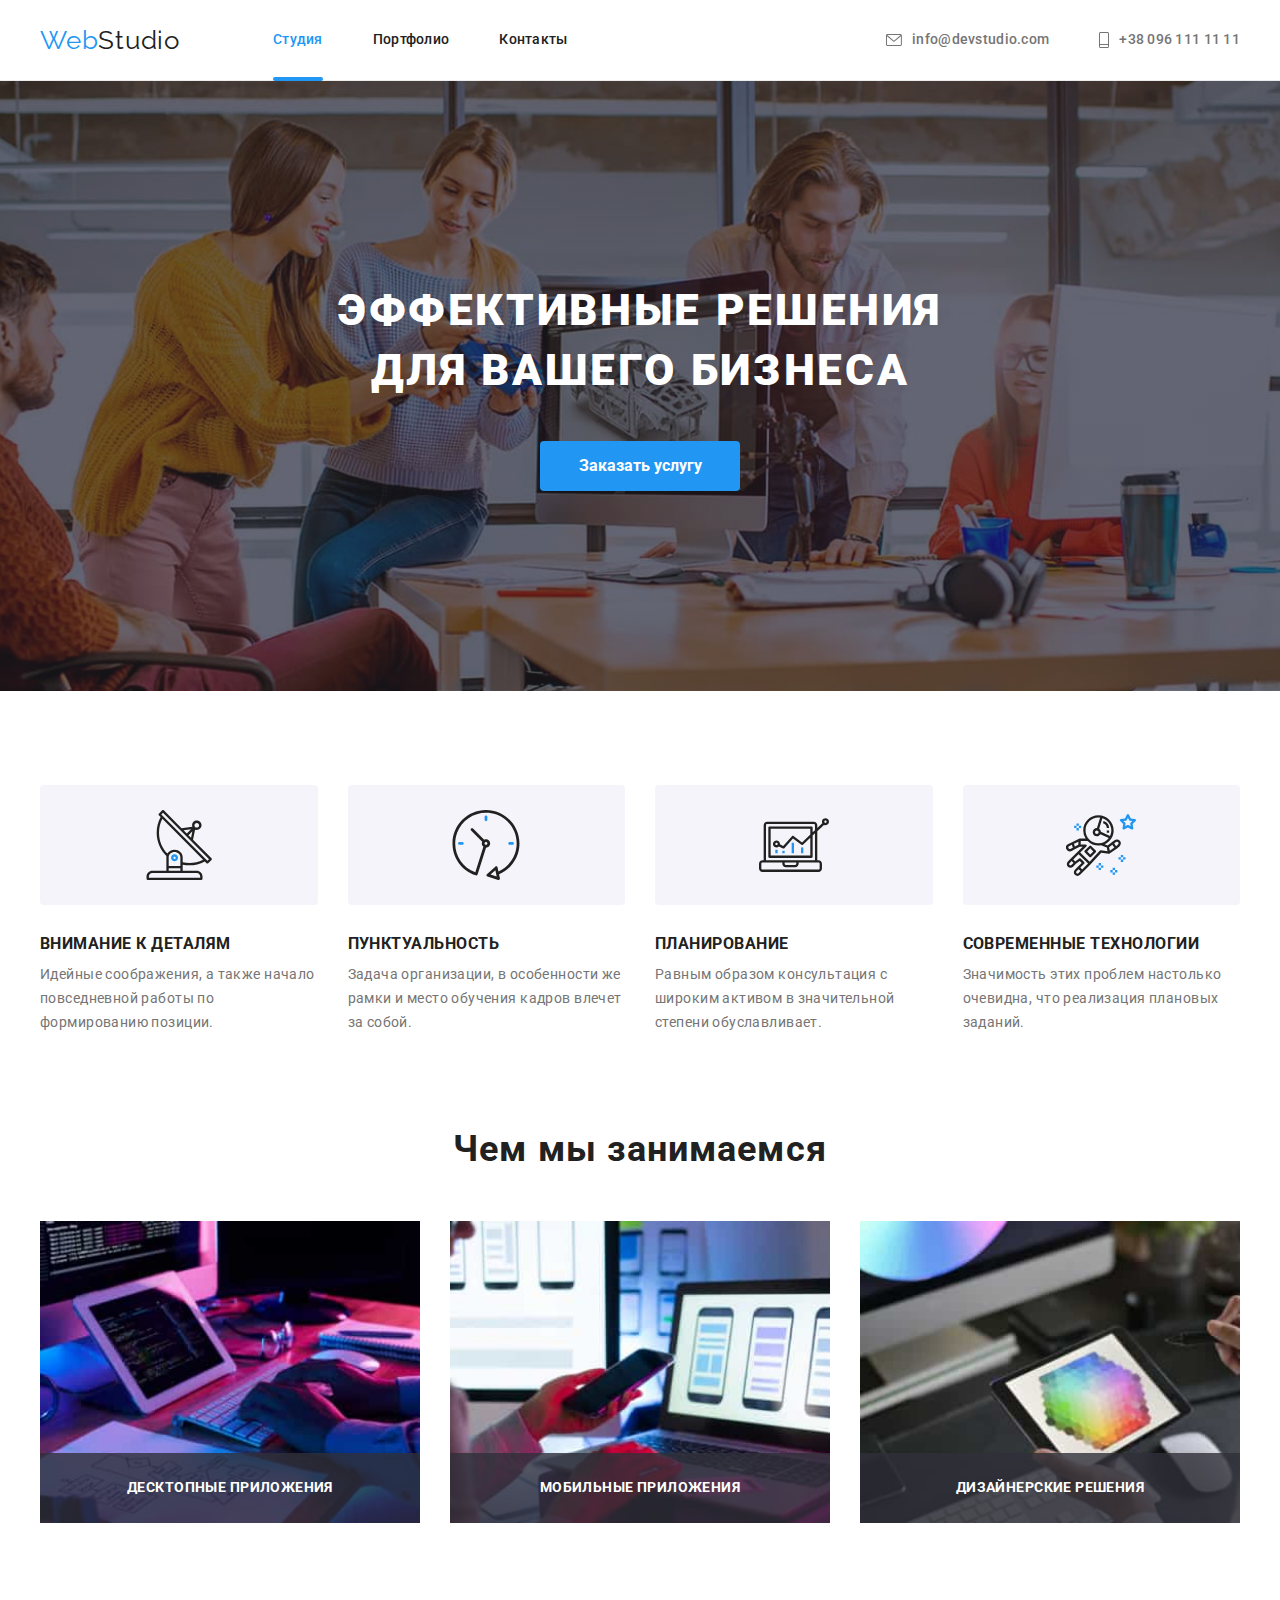
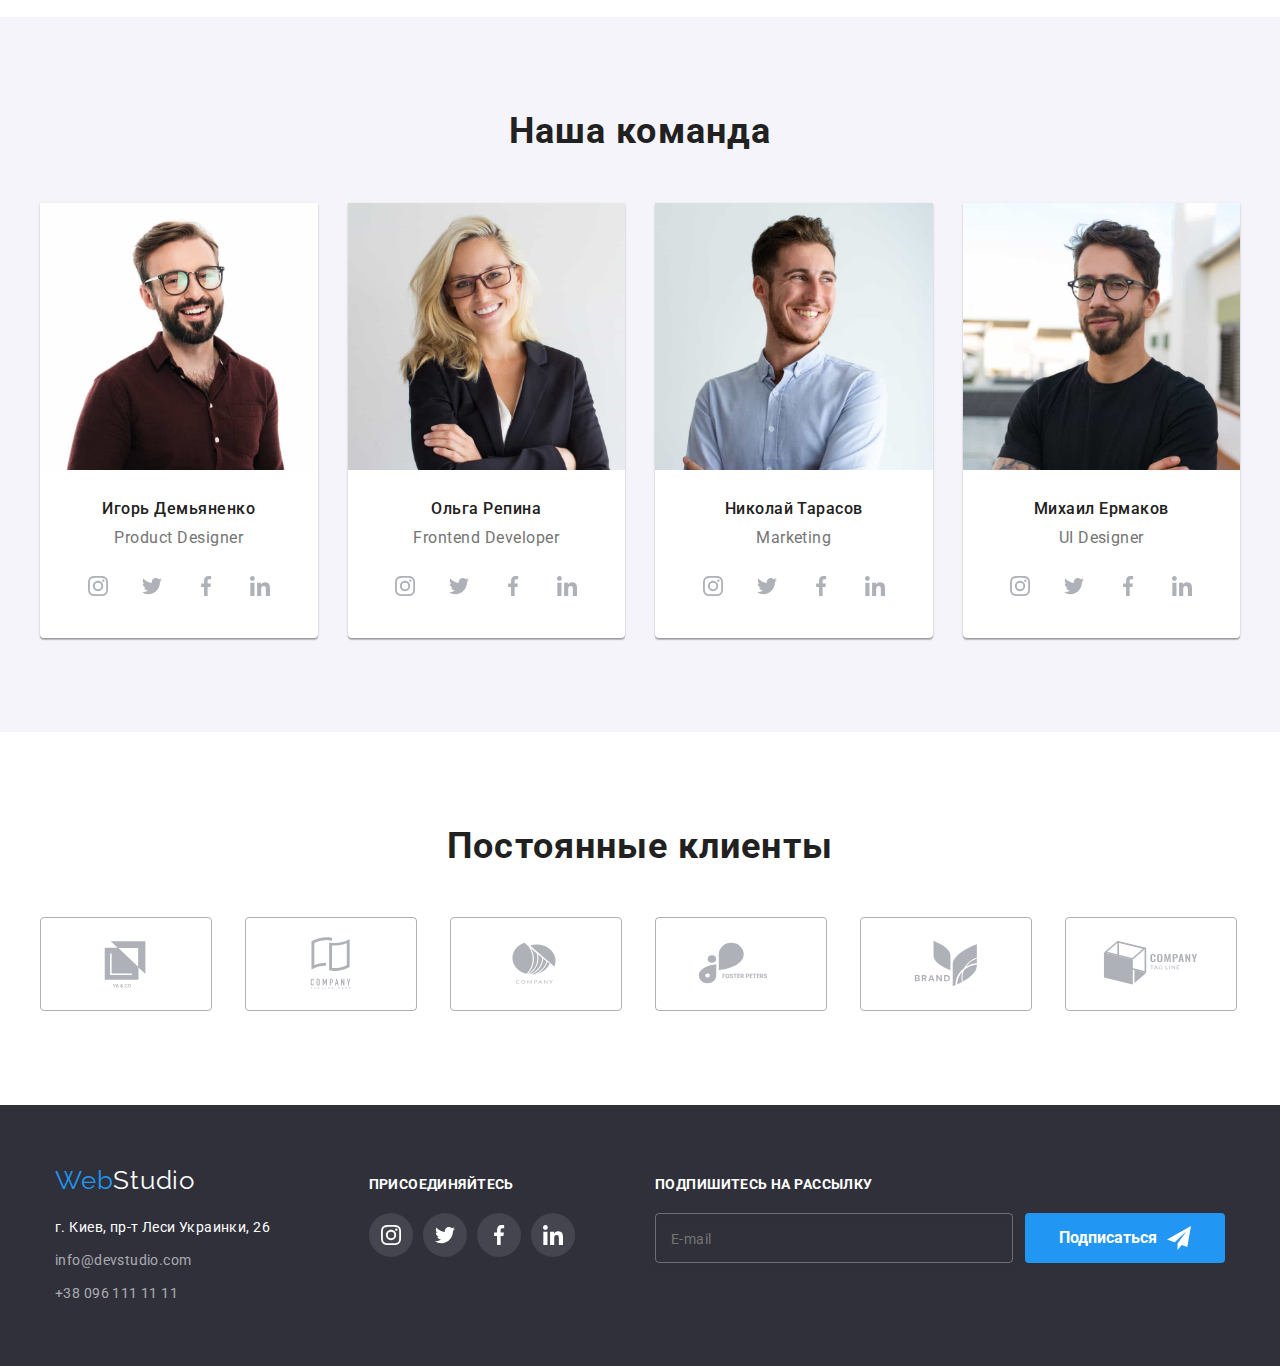
<file: index.html>
<!DOCTYPE html>
<html lang="ru">

<head>
    <meta charset="UTF-8">
    <meta http-equiv="X-UA-Compatible" content="IE=edge">
    <meta name="viewport" content="width=device-width, initial-scale=1.0">
    <title>Студия</title>
    <link rel="preconnect" href="https://fonts.googleapis.com">
    <link rel="preconnect" href="https://fonts.gstatic.com" crossorigin>
    <link
        href="https://fonts.googleapis.com/css2?family=Raleway:wght@700&family=Roboto:wght@400;500;700;900&display=swap"
        rel="stylesheet">
    <link rel="stylesheet" href="./css/main.min.css">
</head>

<body>
    <header class="header">
        <div class="header-container container">
            <nav class="navigation">
                <a href="./index.html" class="logo link-text">Web<span class="logo__text-header-dark">Studio</span></a>
                <ul class="navigation__list">
                    <li class="list navigation__list-item"><a href="./index.html"
                            class="link navigation__list-link header-link current">Студия</a></li>
                    <li class="list navigation__list-item"><a href="./portfolio.html"
                            class="link navigation__list-link header-link">Портфолио</a></li>
                    <li class="list navigation__list-item"><a href=""
                            class="link navigation__list-link header-link">Контакты</a></li>
                </ul>
            </nav>
            <ul class="header__contacts">
                <li class="list header__contacts-item"><a href="mailto:info@devstudio.com"
                        class="link header__contacts-link header-link">
                        <svg class="header__contacts-icon" width="16" height="12">
                            <use href="./images/icons.svg#icon-mail"></use>
                        </svg>info@devstudio.com</a>
                </li>
                <li class="list header__contacts-item"><a href="tel:+380961111111"
                        class="link header__contacts-link header-link"><svg class="header__contacts-icon" width="10"
                            height="16">
                            <use href="./images/icons.svg#icon-tel"></use>
                        </svg>+38 096 111 11 11</a></li>
            </ul>
        </div>
    </header>
    <main>




        <section class="section section__hero">
            <div class="container">
                <div class="section__hero-title">
                    <h1 class="section__hero-title-text">Эффективные решения для вашего бизнеса</h1>
                    <button type="button" class="button primary button-center" data-modal-open>Заказать услугу</button>
                </div>
            </div>
        </section>

        <section class="section">
            <div class="container">
                <h2 class="visually-hidden">Наши преимущества</h2>
                <ul class="excellence__list">
                    <li class="list excellence__list-item">
                        <div class="excellence__list-icon"><svg class="icon" width="70" height="70">
                                <use href="./images/icons.svg#icon-antenna"></use>
                            </svg></div>
                        <h3 class="excellence__list-title">Внимание к деталям</h3>
                        <p>Идейные соображения, а также начало повседневной работы по формированию
                            позиции.</p>
                    </li>
                    <li class="list excellence__list-item">
                        <div class="excellence__list-icon"><svg class="icon" width="70" height="70">
                                <use href="./images/icons.svg#icon-clock"></use>
                            </svg></div>
                        <h3 class="excellence__list-title">Пунктуальность</h3>
                        <p>Задача организации, в особенности же рамки и место обучения кадров
                            влечет за собой.</p>
                    </li>
                    <li class="list excellence__list-item">
                        <div class="excellence__list-icon"><svg class="icon" width="70" height="70">
                                <use href="./images/icons.svg#icon-diagram"></use>
                            </svg></div>
                        <h3 class="excellence__list-title">Планирование</h3>
                        <p>Равным образом консультация с широким активом в значительной степени
                            обуславливает.</p>
                    </li>
                    <li class="list excellence__list-item">
                        <div class="excellence__list-icon"><svg class="icon" width="70" height="70">
                                <use href="./images/icons.svg#icon-astronaut"></use>
                            </svg></div>
                        <h3 class="excellence__list-title">Современные технологии</h3>
                        <p>Значимость этих проблем настолько очевидна, что реализация плановых
                            заданий.</p>
                    </li>
                </ul>
            </div>
        </section>
        <section class="section business">
            <div class="container">
                <h2 class="section__title">Чем мы занимаемся</h2>
                <ul class="business__list">

                    <li class="list business__list-card">

                        <img src="./images/img1.jpg" alt="Разработка и создание макета" width="370">
                        <div class="business__list-item">
                            <h3 class="business__list-text">Десктопные приложения</h3>
                        </div>
                    </li>
                    <li class="list business__list-card">
                        <img src="./images/img2.jpg" alt="Адаптация для разных платформ" width="370">
                        <div class="business__list-item">
                            <h3 class="business__list-text">Мобильные приложения</h3>
                        </div>
                    </li>
                    <li class="list business__list-card">
                        <img src="./images/img3.jpg" alt="Физуальное оформление" width="370">
                        <div class="business__list-item">
                            <h3 class="business__list-text">Дизайнерские решения</h3>
                        </div>
                    </li>
                </ul>
            </div>
        </section>
        <section class="section command">
            <div class="container">
                <h2 class="section__title">Наша команда</h2>
                <ul class="command__list">
                    <li class="list command__list-card"><img src="./images/photo1.jpg" alt="Фотография Игоря Демьяненко"
                            width="270">
                        <div class="command__list-text">
                            <h3 class="command__list-text-name">Игорь Демьяненко</h3>
                            <p class="command__list-text-proffesion">Product Designer</p>

                            <ul class="social-icons">
                                <li class="social-icons__list"><a href="" target="_blank" rel="noopener noreferrer"
                                        class="social-icons__link"><svg class="social-icons__item" width="20"
                                            height="20">
                                            <use href="./images/icons.svg#icon-instagram"></use>
                                        </svg></a></li>
                                <li class="social-icons__list"><a href="" target="_blank" rel="noopener noreferrer"
                                        class="social-icons__link"><svg class="social-icons__item" width="20"
                                            height="20">
                                            <use href="./images/icons.svg#icon-twitter"></use>
                                        </svg></a></li>
                                <li class="social-icons__list"><a href="" target="_blank" rel="noopener noreferrer"
                                        class="social-icons__link"><svg class="social-icons__item" width="20"
                                            height="20">
                                            <use href="./images/icons.svg#icon-facebook"></use>
                                        </svg></a></li>
                                <li class="social-icons__list"><a href="" target="_blank" rel="noopener noreferrer"
                                        class="social-icons__link"><svg class="social-icons__item" width="20"
                                            height="20">
                                            <use href="./images/icons.svg#icon-linkedin"></use>
                                        </svg></a></li>
                            </ul>
                        </div>
                    </li>
                    <li class="list command__list-card"><img src="./images/photo2.jpg" alt="Фотография Ольги Репиной"
                            width="270">
                        <div class="command__list-text">
                            <h3 class="command__list-text-name">Ольга Репина</h3>
                            <p class="command__list-text-proffesion">Frontend Developer</p>
                            <ul class="social-icons">
                                <li class="social-icons__list"><a href="" target="_blank" rel="noopener noreferrer"
                                        class="social-icons__link"><svg class="social-icons__item" width="20"
                                            height="20">
                                            <use href="./images/icons.svg#icon-instagram"></use>
                                        </svg></a></li>
                                <li class="social-icons__list"><a href="" target="_blank" rel="noopener noreferrer"
                                        class="social-icons__link"><svg class="social-icons__item" width="20"
                                            height="20">
                                            <use href="./images/icons.svg#icon-twitter"></use>
                                        </svg></a></li>
                                <li class="social-icons__list"><a href="" target="_blank" rel="noopener noreferrer"
                                        class="social-icons__link"><svg class="social-icons__item" width="20"
                                            height="20">
                                            <use href="./images/icons.svg#icon-facebook"></use>
                                        </svg></a></li>
                                <li class="social-icons__list"><a href="" target="_blank" rel="noopener noreferrer"
                                        class="social-icons__link"><svg class="social-icons__item" width="20"
                                            height="20">
                                            <use href="./images/icons.svg#icon-linkedin"></use>
                                        </svg></a></li>
                            </ul>
                        </div>
                    </li>
                    <li class="list command__list-card"><img src="./images/photo3.jpg" alt="Фотография Николая Тарасова"
                            width="270">
                        <div class="command__list-text">
                            <h3 class="command__list-text-name">Николай Тарасов</h3>
                            <p class="command__list-text-proffesion">Marketing</p>
                            <ul class="social-icons">
                                <li class="social-icons__list"><a href="" target="_blank" rel="noopener noreferrer"
                                        class="social-icons__link"><svg class="social-icons__item" width="20"
                                            height="20">
                                            <use href="./images/icons.svg#icon-instagram"></use>
                                        </svg></a></li>
                                <li class="social-icons__list"><a href="" target="_blank" rel="noopener noreferrer"
                                        class="social-icons__link"><svg class="social-icons__item" width="20"
                                            height="20">
                                            <use href="./images/icons.svg#icon-twitter"></use>
                                        </svg></a></li>
                                <li class="social-icons__list"><a href="" target="_blank" rel="noopener noreferrer"
                                        class="social-icons__link"><svg class="social-icons__item" width="20"
                                            height="20">
                                            <use href="./images/icons.svg#icon-facebook"></use>
                                        </svg></a></li>
                                <li class="social-icons__list"><a href="" target="_blank" rel="noopener noreferrer"
                                        class="social-icons__link"><svg class="social-icons__item" width="20"
                                            height="20">
                                            <use href="./images/icons.svg#icon-linkedin"></use>
                                        </svg></a></li>
                            </ul>
                        </div>
                    </li>
                    <li class="list command__list-card"><img src="./images/photo4.jpg"
                            alt="Фотография Михаила Ерамакова" width="270">
                        <div class="command__list-text">
                            <h3 class="command__list-text-name">Михаил Ермаков</h3>
                            <p class="command__list-text-proffesion">UI Designer</p>

                            <ul class="social-icons">
                                <li class="social-icons__list"><a href="" target="_blank" rel="noopener noreferrer"
                                        class="social-icons__link"><svg class="social-icons__item" width="20"
                                            height="20">
                                            <use href="./images/icons.svg#icon-instagram"></use>
                                        </svg></a></li>
                                <li class="social-icons__list"><a href="" target="_blank" rel="noopener noreferrer"
                                        class="social-icons__link"><svg class="social-icons__item" width="20"
                                            height="20">
                                            <use href="./images/icons.svg#icon-twitter"></use>
                                        </svg></a></li>
                                <li class="social-icons__list"><a href="" target="_blank" rel="noopener noreferrer"
                                        class="social-icons__link"><svg class="social-icons__item" width="20"
                                            height="20">
                                            <use href="./images/icons.svg#icon-facebook"></use>
                                        </svg></a></li>
                                <li class="social-icons__list"><a href="" target="_blank" rel="noopener noreferrer"
                                        class="social-icons__link"><svg class="social-icons__item" width="20"
                                            height="20">
                                            <use href="./images/icons.svg#icon-linkedin"></use>
                                        </svg></a></li>
                            </ul>
                        </div>
                    </li>
                </ul>
            </div>
        </section>
        <section class="section clients">
            <div class="container">
                <h2 class="section__title">Постоянные клиенты</h2>
                <ul class="clients__list">
                    <li class="list clients__list-item">

                        <a href="" target="_blank" rel="noopener noreferrer" class="link clients__list-link"><svg
                                class="clients__list-icon" width="106" height="60">
                                <use href="./images/icons.svg#icon-union1"></use>
                            </svg></a>


                    </li>
                    <li class="list clients__list-item">

                        <a href="" target="_blank" rel="noopener noreferrer" class="link clients__list-link"><svg
                                class="clients__list-icon" width="106" height="60">
                                <use href="./images/icons.svg#icon-union2"></use>
                            </svg></a>

                    </li>
                    <li class="list clients__list-item">

                        <a href="" target="_blank" rel="noopener noreferrer" class="link clients__list-link"><svg
                                class="clients__list-icon" width="106" height="60">
                                <use href="./images/icons.svg#icon-union3"></use>
                            </svg></a>

                    </li>
                    <li class="list clients__list-item">

                        <a href="" target="_blank" rel="noopener noreferrer" class="link clients__list-link"><svg
                                class="clients__list-icon" width="106" height="60">
                                <use href="./images/icons.svg#icon-union4"></use>
                            </svg></a>

                    </li>
                    <li class="list clients__list-item">

                        <a href="" target="_blank" rel="noopener noreferrer" class="link clients__list-link"><svg
                                class="clients__list-icon" width="106" height="60">
                                <use href="./images/icons.svg#icon-union5"></use>
                            </svg></a>

                    </li>
                    <li class="list clients__list-item">

                        <a href="" target="_blank" rel="noopener noreferrer" class="link clients__list-link"><svg
                                class="clients__list-icon" width="106" height="60">
                                <use href="./images/icons.svg#icon-union6"></use>
                            </svg></a>

                    </li>
                </ul>
            </div>
        </section>
    </main>
    <footer class="footer">
        <div class="container footer__content">

            <div class="footer-left">
                <a href="./index.html" class="logo link-text">Web<span class="logo__text-footer-white">Studio</span></a>
                <address>
                    <ul class="footer__content-list">
                        <li class="list footer__content-item"><a href="https://goo.gl/maps/4JhBPTd6AdwU7m8K8"
                                class="footer__content-link-text" target="_blank" rel="noopener noreferrer">г. Киев,
                                пр-т Леси Украинки,
                                26</a></li>
                        <li class="list footer__content-item">
                            <a href="mailto:info@devstudio.com" class="footer__content-link">info@devstudio.com</a>
                        </li>
                        <li class="list footer__content-item">
                            <a href="tel:+380961111111" class="footer__content-link">+38 096 111 11 11</a>
                        </li>
                    </ul>
                </address>
            </div>
            <div class="footer-center">
                <b class="footer__content-title">Присоединяйтесь</b>
                <ul class="social-icons">
                    <li class="social-icons__list"><a href="" target="_blank" rel="noopener noreferrer"
                            class="social-icons__link footer-link"><svg class="social-icons__item footer-icon"
                                width="20" height="20">
                                <use href="./images/icons.svg#icon-instagram"></use>
                            </svg></a></li>
                    <li class="social-icons__list"><a href="" target="_blank" rel="noopener noreferrer"
                            class="social-icons__link footer-link"><svg class="social-icons__item footer-icon"
                                width="20" height="20">
                                <use href="./images/icons.svg#icon-twitter"></use>
                            </svg></a></li>
                    <li class="social-icons__list"><a href="" target="_blank" rel="noopener noreferrer"
                            class="social-icons__link footer-link"><svg class="social-icons__item footer-icon"
                                width="20" height="20">
                                <use href="./images/icons.svg#icon-facebook"></use>
                            </svg></a></li>
                    <li class="social-icons__list"><a href="" target="_blank" rel="noopener noreferrer"
                            class="social-icons__link footer-link"><svg class="social-icons__item footer-icon"
                                width="20" height="20">
                                <use href="./images/icons.svg#icon-linkedin"></use>
                            </svg></a></li>
                </ul>
            </div>
            <div class="footer-right">
                <b class="footer__content-title">Подпишитесь на рассылку</b>
                <form class="footer__form" autocomplete="off">
                    <label class="footer__form-input">
                        <input type="email" name="email" class="footer__form-area" placeholder=" " />
                        <span class="footer__form-text">E-mail</span>
                    </label>
                    <button type="submit" class="button primary">Подписаться<svg class="button__icon" width="24"
                            height="24">
                            <use href="./images/icons.svg#icon-sendtg"></use>
                        </svg></button>
                </form>
            </div>

        </div>

    </footer>

    <div class="backdrop is-hidden" data-modal>
        <div class="backdrop__modal">
            <button type="button" data-modal-close class="close-backdrop"><svg width="14" height="14">
                    <use href="./images/icons.svg#icon-close"></use>
                </svg></button>
            <b class="modal-text">Оставьте свои данные, мы вам перезвоним</b>

            <form class="backdrop__modal-form" autocomplete="off">
                <div class="form-list">
                    <label>
                        <span class="form-list-text">Имя</span>
                        <span class="form-list-input"><input type="text" name="username" class="form-input"
                                placeholder=" " />
                            <svg class="modal-icon" width="18" height="18">
                                <use href="./images/icons.svg#icon-person"></use>
                            </svg></span>
                    </label>
                </div>
                <div class="form-list">
                    <label>
                        <span class="form-list-text">Телефон</span>
                        <span class="form-list-input"><input type="tel" name="phone_number" class="form-input"
                                placeholder=" " />
                            <svg class="modal-icon" width="18" height="18">
                                <use href="./images/icons.svg#icon-phone"></use>
                            </svg></span>
                    </label>
                </div>
                <div class="form-list">
                    <label>
                        <span class="form-list-text">Почта</span>
                        <span class="form-list-input"><input type="email" name="email" class="form-input"
                                placeholder=" " />
                            <svg class="modal-icon" width="18" height="18">
                                <use href="./images/icons.svg#icon-email"></use>
                            </svg></span>
                    </label>
                </div>
                <div class="form-list">
                    <label>
                        <span class="form-list-text">Комментарий</span>
                        <textarea name="feedback" class="form-area" placeholder="Введите текст"></textarea>
                    </label>
                </div>

                <div class="checkbox">
                    <input class="checkbox-mark" type="checkbox" name="consent" id="check-mark">
                    <label class="checkbox-text" for="check-mark"><span class="check-text">Соглашаюсь с рассылкой и
                            принимаю&nbsp;</span><a href="./index.html" class="check-link">Условия
                            договора</a>
                        <span class="checkbox-icon"></span><svg class="icon-check" width="16" height="15">
                            <use href="./images/icons.svg#icon-check"></use>
                        </svg>
                    </label>
                </div>
                <button type="submit" class="button primary button-modal">Отправить</button>
            </form>
        </div>
    </div>

    <script src="./js/modal.js"></script>
</body>

</html>
</file>
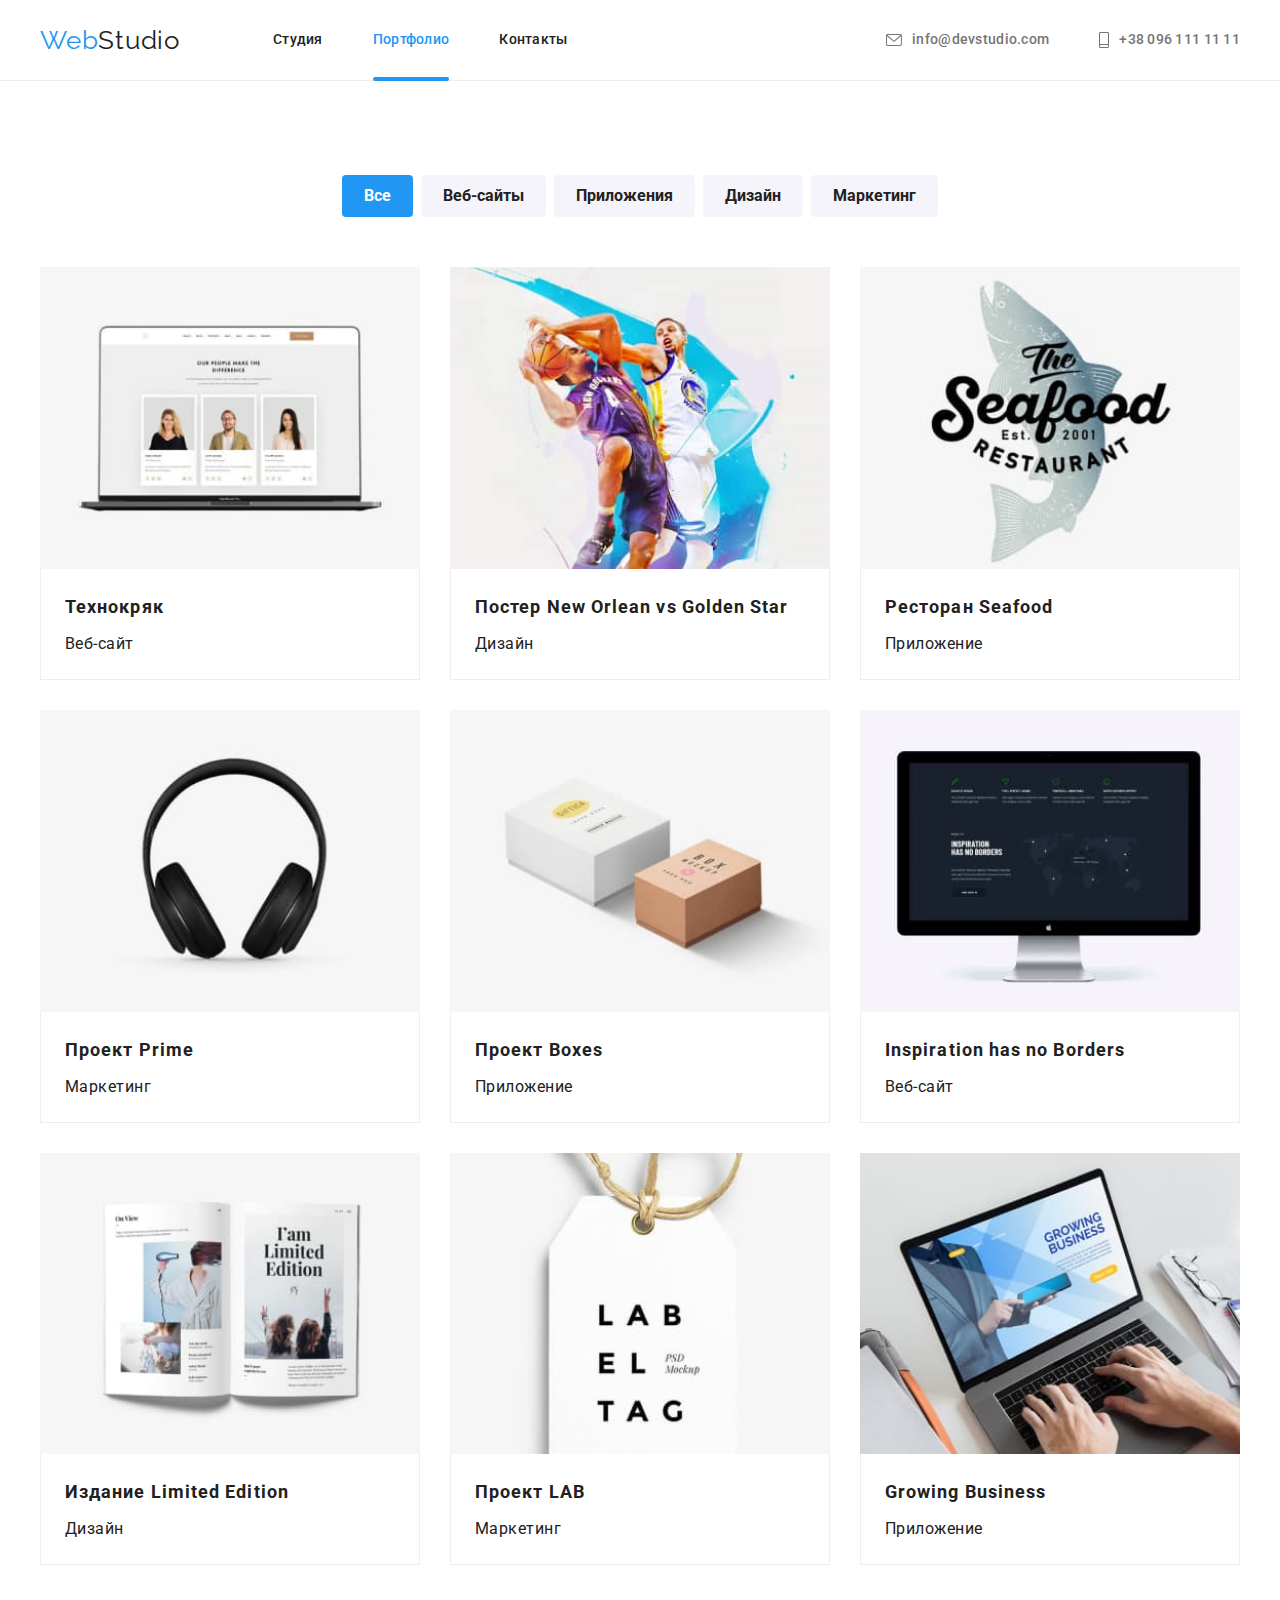
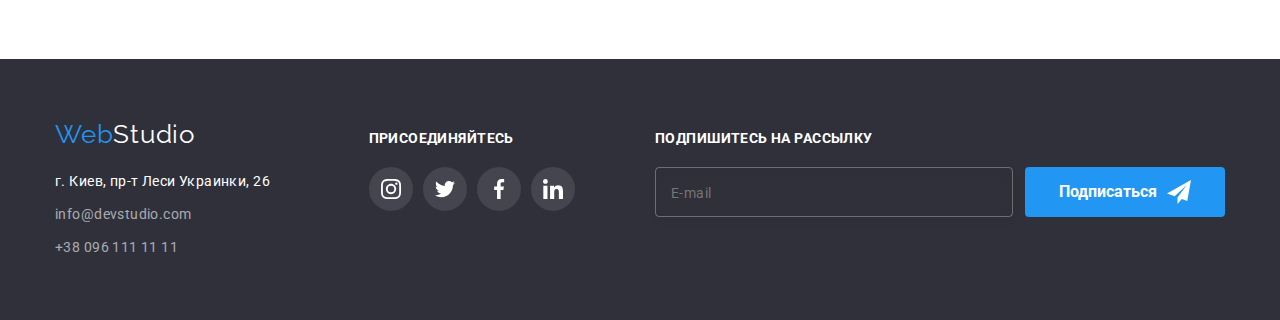
<file: portfolio.html>
<!DOCTYPE html>
<html lang="ru">

<head>
    <meta charset="UTF-8">
    <meta http-equiv="X-UA-Compatible" content="IE=edge">
    <meta name="viewport" content="width=device-width, initial-scale=1.0">
    <title>Портфолио</title>
    <link rel="preconnect" href="https://fonts.googleapis.com">
    <link rel="preconnect" href="https://fonts.gstatic.com" crossorigin>
    <link
        href="https://fonts.googleapis.com/css2?family=Raleway:wght@700&family=Roboto:wght@400;500;700;900&display=swap"
        rel="stylesheet">
    <link rel="stylesheet" href="./css/main.min.css">
</head>

<body>
    <header class="header">
        <div class="header-container container">
            <nav class="navigation">
                <a href="./index.html" class="logo link-text">Web<span class="logo__text-header-dark">Studio</span></a>
                <ul class="navigation__list">
                    <li class="list navigation__list-item"><a href="./index.html"
                            class="link navigation__list-link header-link">Студия</a></li>
                    <li class="list navigation__list-item"><a href="./portfolio.html"
                            class="link navigation__list-link header-link current">Портфолио</a></li>
                    <li class="list navigation__list-item"><a href=""
                            class="link navigation__list-link header-link">Контакты</a></li>
                </ul>
            </nav>
            <ul class="header__contacts">
                <li class="list header__contacts-item"><a href="mailto:info@devstudio.com"
                        class="link header__contacts-link header-link">
                        <svg class="header__contacts-icon" width="16" height="12">
                            <use href="./images/icons.svg#icon-mail"></use>
                        </svg>info@devstudio.com</a>
                </li>
                <li class="list header__contacts-item"><a href="tel:+380961111111"
                        class="link header__contacts-link header-link"><svg class="header__contacts-icon" width="10"
                            height="16">
                            <use href="./images/icons.svg#icon-tel"></use>
                        </svg>+38 096 111 11 11</a></li>
            </ul>
        </div>
    </header>
    <main>
        <section class="section portfolio">
            <div class="container">
                <h1 class="visually-hidden">Портфолио</h1>
                <ul class="portfolio__navigation">
                    <li class="list portfolio__navigation-list">
                        <button type="button" class="button secondary active">Все</button>
                    </li>
                    <li class="list portfolio__navigation-list">
                        <button type="button" class="button secondary">Веб-сайты</button>
                    </li>
                    <li class="list portfolio__navigation-list">
                        <button type="button" class="button secondary">Приложения</button>
                    </li>
                    <li class="list portfolio__navigation-list">
                        <button type="button" class="button secondary">Дизайн</button>
                    </li>
                    <li class="list portfolio__navigation-list">
                        <button type="button" class="button secondary">Маркетинг</button>
                    </li>
                </ul>

                <ul class="portfolio__gallery">
                    <li class="list portfolio__gallery-list">
                        <a href="./index.html" class="link portfolio__gallery-link">
                            <div class="portfolio__gallery-image">
                                <img src="./images/imgportfolio1.jpg" alt="Проект Технокряк" width="370">
                                <p class="portfolio__gallery-text-card">
                                    Технокряк это современная площадка распространения коронавируса. Компании используют
                                    эту
                                    платформу для цифрового
                                    шпионажа и атак на защищённые сервера конкурентов.
                                </p>
                            </div>
                            <div class="portfolio__gallery-block">
                                <h3 class="portfolio__gallery-title">Технокряк</h3>
                                <p class="portfolio__gallery-text">Веб-сайт</p>
                            </div>
                        </a>

                    </li>
                    <li class="list portfolio__gallery-list">
                        <a href="./index.html" class="link portfolio__gallery-link">
                            <div class="portfolio__gallery-image"><img src="./images/imgportfolio2.jpg"
                                    alt="Проект Постер New Orlean vs Golden Star" width="370">
                                <p class="portfolio__gallery-text-card">
                                    Технокряк это современная площадка распространения коронавируса. Компании используют
                                    эту
                                    платформу для цифрового
                                    шпионажа и атак на защищённые сервера конкурентов.
                                </p>
                            </div>
                            <div class="portfolio__gallery-block">
                                <h3 class="portfolio__gallery-title">Постер New Orlean vs Golden Star</h3>
                                <p class="portfolio__gallery-text">Дизайн</p>
                            </div>
                        </a>

                    </li>
                    <li class="list portfolio__gallery-list">
                        <a href="./index.html" class="link portfolio__gallery-link">
                            <div class="portfolio__gallery-image"><img src="./images/imgportfolio3.jpg"
                                    alt="Проект Ресторан Seafood" width="370">
                                <p class="portfolio__gallery-text-card">
                                    Технокряк это современная площадка распространения коронавируса. Компании используют
                                    эту
                                    платформу для цифрового
                                    шпионажа и атак на защищённые сервера конкурентов.
                                </p>
                            </div>
                            <div class="portfolio__gallery-block">
                                <h3 class="portfolio__gallery-title">Ресторан Seafood</h3>
                                <p class="portfolio__gallery-text">Приложение</p>
                            </div>
                        </a>

                    </li>
                    <li class="list portfolio__gallery-list">
                        <a href="./index.html" class="link portfolio__gallery-link">
                            <div class="portfolio__gallery-image"><img src="./images/imgportfolio4.jpg"
                                    alt="Проект Prime" width="370">
                                <p class="portfolio__gallery-text-card">
                                    Технокряк это современная площадка распространения коронавируса. Компании используют
                                    эту
                                    платформу для цифрового
                                    шпионажа и атак на защищённые сервера конкурентов.
                                </p>
                            </div>
                            <div class="portfolio__gallery-block">
                                <h3 class="portfolio__gallery-title">Проект Prime</h3>
                                <p class="portfolio__gallery-text">Маркетинг</p>
                            </div>
                        </a>

                    </li>
                    <li class="list portfolio__gallery-list">
                        <a href="./index.html" class="link portfolio__gallery-link">
                            <div class="portfolio__gallery-image"><img src="./images/imgportfolio5.jpg"
                                    alt="Проект Boxes" width="370">
                                <p class="portfolio__gallery-text-card">
                                    Технокряк это современная площадка распространения коронавируса. Компании используют
                                    эту
                                    платформу для цифрового
                                    шпионажа и атак на защищённые сервера конкурентов.
                                </p>
                            </div>
                            <div class="portfolio__gallery-block">
                                <h3 class="portfolio__gallery-title">Проект Boxes</h3>
                                <p class="portfolio__gallery-text">Приложение</p>
                            </div>
                        </a>

                    </li>
                    <li class="list portfolio__gallery-list">
                        <a href="./index.html" class="link link portfolio__gallery-link">
                            <div class="portfolio__gallery-image"><img src="./images/imgportfolio6.jpg"
                                    alt="Проект Inspiration has no Borders" width="370">
                                <p class="portfolio__gallery-text-card">
                                    Технокряк это современная площадка распространения коронавируса. Компании используют
                                    эту
                                    платформу для цифрового
                                    шпионажа и атак на защищённые сервера конкурентов.
                                </p>
                            </div>
                            <div class="portfolio__gallery-block">
                                <h3 class="portfolio__gallery-title">Inspiration has no Borders</h3>
                                <p class="portfolio__gallery-text">Веб-сайт</p>
                            </div>
                        </a>

                    </li>
                    <li class="list portfolio__gallery-list">
                        <a href="./index.html" class="link portfolio__gallery-link">
                            <div class="portfolio__gallery-image"><img src="./images/imgportfolio7.jpg"
                                    alt="Проект Издание Limited Edition" width="370">
                                <p class="portfolio__gallery-text-card">
                                    Технокряк это современная площадка распространения коронавируса. Компании используют
                                    эту
                                    платформу для цифрового
                                    шпионажа и атак на защищённые сервера конкурентов.
                                </p>
                            </div>
                            <div class="portfolio__gallery-block">
                                <h3 class="portfolio__gallery-title">Издание Limited Edition</h3>
                                <p class="portfolio__gallery-text">Дизайн</p>
                            </div>
                        </a>

                    </li>
                    <li class="list portfolio__gallery-list">
                        <a href="./index.html" class="link portfolio__gallery-link">
                            <div class="portfolio__gallery-image"><img src="./images/imgportfolio8.jpg" alt="Проект LAB"
                                    width="370">
                                <p class="portfolio__gallery-text-card">
                                    Технокряк это современная площадка распространения коронавируса. Компании используют
                                    эту
                                    платформу для цифрового
                                    шпионажа и атак на защищённые сервера конкурентов.
                                </p>
                            </div>
                            <div class="portfolio__gallery-block">
                                <h3 class="portfolio__gallery-title">Проект LAB</h3>
                                <p class="portfolio__gallery-text">Маркетинг</p>
                            </div>
                        </a>

                    </li>
                    <li class="list portfolio__gallery-list">
                        <a href="./index.html" class="link portfolio__gallery-link">
                            <div class="portfolio__gallery-image"><img src="./images/imgportfolio9.jpg"
                                    alt="Проект Growing Business" width="370">
                                <p class="portfolio__gallery-text-card">
                                    Технокряк это современная площадка распространения коронавируса. Компании используют
                                    эту
                                    платформу для цифрового
                                    шпионажа и атак на защищённые сервера конкурентов.
                                </p>
                            </div>
                            <div class="portfolio__gallery-block">
                                <h3 class="portfolio__gallery-title">Growing Business</h3>
                                <p class="portfolio__gallery-text">Приложение</p>
                            </div>
                        </a>

                    </li>
                </ul>
            </div>

        </section>

    </main>

    <footer class="footer">
        <div class="container footer__content">

            <div class="footer-left">
                <a href="./index.html" class="logo link-text">Web<span class="logo__text-footer-white">Studio</span></a>
                <address>
                    <ul class="footer__content-list">
                        <li class="list footer__content-item"><a href="https://goo.gl/maps/4JhBPTd6AdwU7m8K8"
                                class="footer__content-link-text" target="_blank" rel="noopener noreferrer">г. Киев,
                                пр-т Леси Украинки,
                                26</a></li>
                        <li class="list footer__content-item">
                            <a href="mailto:info@devstudio.com" class="footer__content-link">info@devstudio.com</a>
                        </li>
                        <li class="list footer__content-item">
                            <a href="tel:+380961111111" class="footer__content-link">+38 096 111 11 11</a>
                        </li>
                    </ul>
                </address>
            </div>
            <div class="footer-center">
                <b class="footer__content-title">Присоединяйтесь</b>
                <ul class="social-icons">
                    <li class="social-icons__list"><a href="" target="_blank" rel="noopener noreferrer"
                            class="social-icons__link footer-link"><svg class="social-icons__item footer-icon"
                                width="20" height="20">
                                <use href="./images/icons.svg#icon-instagram"></use>
                            </svg></a></li>
                    <li class="social-icons__list"><a href="" target="_blank" rel="noopener noreferrer"
                            class="social-icons__link footer-link"><svg class="social-icons__item footer-icon"
                                width="20" height="20">
                                <use href="./images/icons.svg#icon-twitter"></use>
                            </svg></a></li>
                    <li class="social-icons__list"><a href="" target="_blank" rel="noopener noreferrer"
                            class="social-icons__link footer-link"><svg class="social-icons__item footer-icon"
                                width="20" height="20">
                                <use href="./images/icons.svg#icon-facebook"></use>
                            </svg></a></li>
                    <li class="social-icons__list"><a href="" target="_blank" rel="noopener noreferrer"
                            class="social-icons__link footer-link"><svg class="social-icons__item footer-icon"
                                width="20" height="20">
                                <use href="./images/icons.svg#icon-linkedin"></use>
                            </svg></a></li>
                </ul>
            </div>
            <div class="footer-right">
                <b class="footer__content-title">Подпишитесь на рассылку</b>
                <form class="footer__form" autocomplete="off">
                    <label class="footer__form-input">
                        <input type="email" name="email" class="footer__form-area" placeholder=" " />
                        <span class="footer__form-text">E-mail</span>
                    </label>
                    <button type="submit" class="button primary">Подписаться<svg class="button__icon" width="24"
                            height="24">
                            <use href="./images/icons.svg#icon-sendtg"></use>
                        </svg></button>
                </form>
            </div>

        </div>

    </footer>

</body>

</html>
</file>
<file: css/main.min.css>
@import url(c:\Users\Ltdowl\Desktop\homework\goit-markup-hw-07\sass\utils\_modern-normalize.css);:root{--text-color: #757575;--text-color-title: #212121;--primary-white-color: #ffffff;--dark-background: #2f303a;--grey-background: #f5f4fa;--accent-color: #2196f3;--hover-button: #188ce8;--nonactive-button: #f5f4fa;--color-header-line: #ececec;--image-background-not-img: #c4c4c4;--icon-not-active: #afb1b8;--blur-white-color: rgba(255, 255, 255, 0.6);--shadow-button: 0px 3px 1px rgba(0, 0, 0, 0.1), 0px 1px 2px rgba(0, 0, 0, 0.08), 0px 2px 2px rgba(0, 0, 0, 0.12);--image-background: rgba(47, 48, 58, 0.4), rgba(47, 48, 58, 0.4);--background-text: rgba(47, 48, 58, 0.8);--list-shadow: 0px 1px 3px rgba(0, 0, 0, 0.12), 0px 1px 1px rgba(0, 0, 0, 0.14), 0px 2px 1px rgba(0, 0, 0, 0.2);--border-clients-active: 1px solid #2196f3;--border-clients-disabled: 1px solid #afb1b8;--icon-footer: rgba(255, 255, 255, 0.1);--portfolio-shadow: 0px 1px 1px rgba(0, 0, 0, 0.12), 0px 4px 4px rgba(0, 0, 0, 0.06), 1px 4px 6px rgba(0, 0, 0, 0.16);--border-card: 1px solid #eeeeee}.visually-hidden,.checkbox-mark{position:absolute;white-space:nowrap;width:1px;height:1px;overflow:hidden;border:0;padding:0;clip:rect(0 0 0 0);-webkit-clip-path:inset(50%);clip-path:inset(50%);margin:-1px}body{margin:0;background-color:var(--primary-white-color);color:var(--text-color);font-family:Roboto, sans-serif;font-weight:400;font-size:14px;line-height:1.71;letter-spacing:0.03em}h1,h2,h3,p{margin:0}ul{margin:0;padding-left:0}img{display:block;width:100%;height:auto}address{font-style:normal}.list{list-style:none}.link{position:relative;color:var(--text-color-title);text-decoration:none;-webkit-transition-property:color;transition-property:color;-webkit-transition-duration:250ms;transition-duration:250ms;-webkit-transition-timing-function:cubic-bezier(0.4, 0, 0.2, 1);transition-timing-function:cubic-bezier(0.4, 0, 0.2, 1)}.link.current{color:var(--accent-color)}.link.current::after{content:"";display:block;position:absolute;bottom:-1px;width:100%;height:4px;border-radius:2px;background-color:var(--accent-color)}.section{padding-top:94px;padding-bottom:94px}.section__title{color:var(--text-color-title);font-family:inherit;font-size:36px;line-height:1.16;text-align:center;letter-spacing:0.03em;margin-bottom:50px;font-weight:700}.section.portfolio{padding-top:94px;padding-bottom:94px}.section:nth-child(2){padding-bottom:0}.section:nth-child(4){background-color:var(--grey-background)}.section__hero{max-width:1600px;margin:0 auto;text-align:center;background-image:-webkit-gradient(linear, left top, left bottom, from(var(--image-background))),url(../images/bg.jpg);background-image:linear-gradient(var(--image-background)),url(../images/bg.jpg);background-repeat:no-repeat;background-color:var(--image-background-not-img);background-position:center;background-size:cover;padding-top:200px;padding-bottom:200px}.section__hero-title{width:696px;margin:0 auto}.section__hero-title-text{color:var(--primary-white-color);text-transform:uppercase;font-family:inherit;font-weight:900;font-size:44px;line-height:1.36;letter-spacing:0.06em;text-align:center;margin-bottom:40px}.container{width:1200px;padding-left:15px;padding-right:15px;margin:0 auto}.button{border-radius:4px;cursor:pointer;border:0;font-family:inherit;font-weight:700;font-size:16px;line-height:1.87;-webkit-transition-property:background-color, color, -webkit-box-shadow;transition-property:background-color, color, -webkit-box-shadow;transition-property:background-color, box-shadow, color;transition-property:background-color, box-shadow, color, -webkit-box-shadow;-webkit-transition-duration:250ms;transition-duration:250ms;-webkit-transition-timing-function:cubic-bezier(0.4, 0, 0.2, 1);transition-timing-function:cubic-bezier(0.4, 0, 0.2, 1)}.button.primary{color:var(--primary-white-color);background-color:var(--accent-color);width:200px;height:50px;display:-webkit-box;display:-ms-flexbox;display:flex;-webkit-box-pack:center;-ms-flex-pack:center;justify-content:center;-webkit-box-align:center;-ms-flex-align:center;align-items:center;padding-top:10px;padding-bottom:10px}.button.primary:hover,.button.primary:focus{color:var(--primary-white-color);background-color:var(--hover-button);-webkit-box-shadow:var(--shadow-button);box-shadow:var(--shadow-button)}.button.button-center{margin:0 auto}.button.secondary{padding:6px 22px;color:var(--text-color-title);background-color:var(--nonactive-button)}.button.secondary:hover,.button.secondary:focus{color:var(--primary-white-color);background-color:var(--hover-button);-webkit-box-shadow:var(--shadow-button);box-shadow:var(--shadow-button)}.button.secondary.active{color:var(--primary-white-color);background-color:var(--accent-color)}.button__icon{margin-left:10px}.button-modal{margin:0 auto}.social-icons{display:-webkit-box;display:-ms-flexbox;display:flex;-webkit-box-align:center;-ms-flex-align:center;align-items:center;-webkit-box-pack:center;-ms-flex-pack:center;justify-content:center}.social-icons__list{list-style:none;margin-right:10px}.social-icons__list:last-child{margin-right:0}.social-icons__link{display:-webkit-box;display:-ms-flexbox;display:flex;-webkit-box-align:center;-ms-flex-align:center;align-items:center;-webkit-box-pack:center;-ms-flex-pack:center;justify-content:center;width:44px;height:44px;border-radius:100%;-webkit-transition-property:background-color;transition-property:background-color;-webkit-transition-duration:250ms;transition-duration:250ms;-webkit-transition-timing-function:cubic-bezier(0.4, 0, 0.2, 1);transition-timing-function:cubic-bezier(0.4, 0, 0.2, 1)}.social-icons__link:hover .social-icons__item,.social-icons__link:focus .social-icons__item{fill:var(--primary-white-color)}.social-icons__link:hover,.social-icons__link:focus{background-color:var(--accent-color);border-radius:100%}.social-icons__item{fill:var(--icon-not-active);-webkit-transition-property:fill;transition-property:fill;-webkit-transition-duration:250ms;transition-duration:250ms;-webkit-transition-timing-function:cubic-bezier(0.4, 0, 0.2, 1);transition-timing-function:cubic-bezier(0.4, 0, 0.2, 1)}.social-icons__link.footer-link{background-color:var(--icon-footer);border-radius:100%}.social-icons__link.footer-link:hover,.social-icons__link.footer-link:focus{background-color:var(--accent-color)}.social-icons__link.footer-link:hover .social-icons__item,.social-icons__link.footer-link:focus .social-icons__item{fill:var(--primary-white-color)}.footer-icon{fill:var(--primary-white-color)}.logo{font-family:"Raleway", sans-serif;font-size:26px;line-height:1.19;letter-spacing:0.03em;text-decoration:none;margin-right:93px}.logo__text-header-dark{color:var(--text-color-title)}.logo__text-footer-white{color:var(--primary-white-color);display:inline-block;margin-bottom:20px}.logo.link-text{color:var(--accent-color)}.backdrop{position:fixed;opacity:1;top:0;left:0;width:100%;height:100%;background-color:rgba(0,0,0,0.2);-webkit-transition-property:opacity;transition-property:opacity;-webkit-transition-duration:250ms;transition-duration:250ms;-webkit-transition-timing-function:cubic-bezier(0.4, 0, 0.2, 1);transition-timing-function:cubic-bezier(0.4, 0, 0.2, 1)}.backdrop.is-hidden{opacity:0;pointer-events:none}.backdrop.is-hidden .backdrop-block{-webkit-transform:translate(-50%, -50%) scale(0.9);transform:translate(-50%, -50%) scale(0.9)}.close-backdrop{position:absolute;display:-webkit-box;display:-ms-flexbox;display:flex;-webkit-box-pack:center;-ms-flex-pack:center;justify-content:center;-webkit-box-align:center;-ms-flex-align:center;align-items:center;top:8px;right:8px;height:30px;width:30px;background-color:var(--primary-white-color);border:1px solid rgba(0,0,0,0.1);border-radius:100%;cursor:pointer;-webkit-transition-property:fill;transition-property:fill;-webkit-transition-duration:250ms;transition-duration:250ms;-webkit-transition-timing-function:cubic-bezier(0.4, 0, 0.2, 1);transition-timing-function:cubic-bezier(0.4, 0, 0.2, 1)}.close-backdrop:hover,.close-backdrop:focus{fill:var(--accent-color)}.backdrop__modal{position:fixed;top:50%;left:50%;max-width:528px;-webkit-transform:translate(-50%, -50%);transform:translate(-50%, -50%);padding:40px;background-color:var(--primary-white-color);-webkit-box-shadow:0px 1px 3px rgba(0,0,0,0.12),0px 1px 1px rgba(0,0,0,0.14),0px 2px 1px rgba(0,0,0,0.2);box-shadow:0px 1px 3px rgba(0,0,0,0.12),0px 1px 1px rgba(0,0,0,0.14),0px 2px 1px rgba(0,0,0,0.2);border-radius:4px;-webkit-transition-property:-webkit-transform;transition-property:-webkit-transform;transition-property:transform;transition-property:transform, -webkit-transform;-webkit-transition-duration:250ms;transition-duration:250ms;-webkit-transition-timing-function:cubic-bezier(0.4, 0, 0.2, 1);transition-timing-function:cubic-bezier(0.4, 0, 0.2, 1)}.modal-text{display:block;text-align:center;font-size:20px;line-height:1.15;letter-spacing:0.03em;color:var(--text-color-title)}.form-list{margin-top:12px}.form-list+.form-list{margin-top:10px}.form-list-text{margin-bottom:4px;font-size:12px;line-height:1.25;letter-spacing:0.01em}.form-list-input{position:relative}.form-input{width:100%;height:40px;padding-left:42px;-webkit-box-sizing:border-box;box-sizing:border-box;border:1px solid rgba(33,33,33,0.2);border-radius:4px;-webkit-transition-property:border-color;transition-property:border-color;-webkit-transition-duration:250ms;transition-duration:250ms;-webkit-transition-timing-function:cubic-bezier(0.4, 0, 0.2, 1);transition-timing-function:cubic-bezier(0.4, 0, 0.2, 1)}.form-input:focus{border-color:var(--accent-color);outline:none}.form-input:focus ~ .modal-icon{fill:var(--accent-color)}.form-area{width:100%;height:120px;-webkit-box-sizing:border-box;box-sizing:border-box;padding:12px 16px;resize:none;border:1px solid rgba(33,33,33,0.2);border-radius:4px;font-family:inherit;font-size:12px;line-height:1.16;letter-spacing:0.01em}.form-area::-webkit-input-placeholder{color:rgba(117,117,117,0.5)}.form-area:-ms-input-placeholder{color:rgba(117,117,117,0.5)}.form-area::-ms-input-placeholder{color:rgba(117,117,117,0.5)}.form-area::placeholder{color:rgba(117,117,117,0.5)}.form-area:focus{border-color:var(--accent-color);outline:none}.modal-icon{position:absolute;top:0;left:15px;-webkit-transition-property:fill;transition-property:fill;-webkit-transition-duration:250ms;transition-duration:250ms;-webkit-transition-timing-function:cubic-bezier(0.4, 0, 0.2, 1);transition-timing-function:cubic-bezier(0.4, 0, 0.2, 1)}.checkbox{position:relative;margin-top:20px;margin-bottom:30px}.check-link{color:var(--accent-color)}.checkbox-text{display:block;text-align:center;font-size:14px;line-height:1.71;letter-spacing:0.03em;padding-left:36.38px}.checkbox-icon{position:absolute;top:50%;left:15px;width:16px;height:16px;border:2px solid var(--text-color-title);border-radius:4px;-webkit-box-sizing:border-box;box-sizing:border-box;-webkit-transform:translateY(-50%);transform:translateY(-50%)}.icon-check{position:absolute;top:50%;left:15px;opacity:0;fill:var(--primary-white-color);-webkit-transform:translateY(-50%);transform:translateY(-50%)}.checkbox-icon,.icon-check{cursor:pointer;-webkit-transition-property:background-color, border, opacity;transition-property:background-color, border, opacity;-webkit-transition-duration:250ms;transition-duration:250ms;-webkit-transition-timing-function:cubic-bezier(0.4, 0, 0.2, 1);transition-timing-function:cubic-bezier(0.4, 0, 0.2, 1)}.checkbox-mark:checked ~ .checkbox-text .icon-check{background-color:var(--accent-color);border-radius:4px;opacity:1}.checkbox-mark:checked ~ .checkbox-text .checkbox-icon{background-color:var(--accent-color);border:2px solid var(--accent-color)}.checkbox-mark:focus ~ .checkbox-text .checkbox-icon{outline:2px solid}.header{border-bottom:1px solid var(--color-header-line)}.header-container{display:-webkit-box;display:-ms-flexbox;display:flex;-webkit-box-align:center;-ms-flex-align:center;align-items:center}.header-link{display:block;padding-top:32px;padding-bottom:32px}.navigation{display:-webkit-box;display:-ms-flexbox;display:flex;-webkit-box-pack:center;-ms-flex-pack:center;justify-content:center;-webkit-box-align:center;-ms-flex-align:center;align-items:center}.navigation__list{display:-webkit-box;display:-ms-flexbox;display:flex;font-weight:500;line-height:1.14;letter-spacing:0.02em}.navigation__list-link:hover,.navigation__list-link:focus{color:var(--accent-color)}.header__contacts{display:-webkit-box;display:-ms-flexbox;display:flex;font-weight:500;line-height:1.14;letter-spacing:0.02em;margin-left:auto}.header__contacts-link{display:-webkit-box;display:-ms-flexbox;display:flex;-webkit-box-pack:center;-ms-flex-pack:center;justify-content:center;-webkit-box-align:center;-ms-flex-align:center;align-items:center;color:var(--text-color)}.header__contacts-link:hover,.header__contacts-link:focus{color:var(--accent-color)}.header__contacts-icon{margin-right:10px;fill:currentColor;-webkit-transition-property:fill;transition-property:fill;-webkit-transition-duration:250ms;transition-duration:250ms;-webkit-transition-timing-function:cubic-bezier(0.4, 0, 0.2, 1);transition-timing-function:cubic-bezier(0.4, 0, 0.2, 1)}.header__contacts-item:hover+.header__contacts-icon,.header__contacts-item:focus+.header__contacts-icon{fill:var(--accent-color)}.navigation__list-item,.header__contacts-item{margin-right:50px}.navigation__list-item:last-child,.header__contacts-item:last-child{margin-right:0}.excellence__list{display:-webkit-box;display:-ms-flexbox;display:flex;-ms-flex-wrap:wrap;flex-wrap:wrap;margin-left:-30px;margin-bottom:-30px}.excellence__list-title{color:var(--text-color-title);font-family:inherit;font-weight:700;line-height:1.14;text-transform:uppercase;letter-spacing:0.03em;margin-bottom:10px}.excellence__list-item{-ms-flex-preferred-size:calc(100% / 4 - 30px);flex-basis:calc(100% / 4 - 30px);margin-left:30px;margin-bottom:30px}.excellence__list-icon{display:-webkit-box;display:-ms-flexbox;display:flex;-webkit-box-align:center;-ms-flex-align:center;align-items:center;-webkit-box-pack:center;-ms-flex-pack:center;justify-content:center;background-color:var(--grey-background);border-radius:4px;padding-top:25px;padding-bottom:25px;margin-bottom:30px}.business__list{display:-webkit-box;display:-ms-flexbox;display:flex;-ms-flex-wrap:wrap;flex-wrap:wrap;margin-left:-30px;margin-bottom:-30px}.business__list-card{position:relative;-ms-flex-preferred-size:calc(100% / 3 - 30px);flex-basis:calc(100% / 3 - 30px);margin-left:30px;margin-bottom:30px}.business__list-item{position:absolute;bottom:0;display:-webkit-box;display:-ms-flexbox;display:flex;-webkit-box-align:center;-ms-flex-align:center;align-items:center;-webkit-box-pack:center;-ms-flex-pack:center;justify-content:center;width:100%;height:70px;background:var(--background-text)}.business__list-text{font-weight:bold;font-size:14px;line-height:1.14;letter-spacing:0.03em;color:var(--primary-white-color);text-transform:uppercase}.command__list{display:-webkit-box;display:-ms-flexbox;display:flex;-ms-flex-wrap:wrap;flex-wrap:wrap;margin-left:-30px;margin-bottom:-30px;text-align:center}.command__list-text{padding-top:30px;padding-bottom:30px}.command__list-card{-ms-flex-preferred-size:calc(100% / 4 - 30px);flex-basis:calc(100% / 4 - 30px);margin-left:30px;margin-bottom:30px;background-color:var(--primary-white-color);-webkit-box-shadow:var(--list-shadow);box-shadow:var(--list-shadow);border-radius:0px 0px 4px 4px}.command__list-text-name{color:var(--text-color-title);font-family:inherit;font-size:16px;font-weight:500;line-height:1.18;letter-spacing:0.03em;margin-bottom:10px}.command__list-text-proffesion{font-size:16px;line-height:1.18;letter-spacing:0.03em;margin-bottom:16px}.clients__list{display:-webkit-box;display:-ms-flexbox;display:flex;-ms-flex-wrap:wrap;flex-wrap:wrap;margin-left:-30px;margin-bottom:-30px}.clients__list-item{-ms-flex-preferred-size:calc(100% / 6 - 30px);flex-basis:calc(100% / 6 - 30px);margin-left:30px;margin-bottom:30px}.clients__list-link{display:-webkit-box;display:-ms-flexbox;display:flex;-webkit-box-pack:center;-ms-flex-pack:center;justify-content:center;-webkit-box-align:center;-ms-flex-align:center;align-items:center;width:170px;height:92px;border:var(--border-clients-disabled);border-radius:4px;-webkit-transition-property:background-color;transition-property:background-color;-webkit-transition-duration:250ms;transition-duration:250ms;-webkit-transition-timing-function:cubic-bezier(0.4, 0, 0.2, 1);transition-timing-function:cubic-bezier(0.4, 0, 0.2, 1)}.clients__list-link:hover,.clients__list-link:focus{border:var(--border-clients-active);fill:var(--accent-color)}.clients__list-link:hover .clients__list-icon,.clients__list-link:focus .clients__list-icon{fill:var(--accent-color)}.clients__list-icon{fill:var(--icon-not-active);-webkit-transition-property:fill;transition-property:fill;-webkit-transition-duration:250ms;transition-duration:250ms;-webkit-transition-timing-function:cubic-bezier(0.4, 0, 0.2, 1);transition-timing-function:cubic-bezier(0.4, 0, 0.2, 1)}.footer{background-color:var(--dark-background);padding-top:60px;padding-bottom:60px}.footer__content{display:-webkit-box;display:-ms-flexbox;display:flex;-ms-flex-wrap:wrap;flex-wrap:wrap;-webkit-box-pack:justify;-ms-flex-pack:justify;justify-content:space-between;-webkit-box-align:baseline;-ms-flex-align:baseline;align-items:baseline;-webkit-box-sizing:border-box;box-sizing:border-box}.footer__content-title{display:block;font-weight:bold;font-size:14px;line-height:1.14;letter-spacing:0.03em;text-transform:uppercase;color:var(--primary-white-color);margin-bottom:20px}.footer__content-link,.footer__content-link-text{text-decoration:none;-webkit-transition-property:color;transition-property:color;-webkit-transition-duration:250ms;transition-duration:250ms;-webkit-transition-timing-function:cubic-bezier(0.4, 0, 0.2, 1);transition-timing-function:cubic-bezier(0.4, 0, 0.2, 1)}.footer__content-link{color:var(--blur-white-color)}.footer__content-link:hover,.footer__content-link:focus{color:var(--accent-color)}.footer__content-link-text{color:var(--primary-white-color)}.footer__content-link-text:hover,.footer__content-link-text:focus{color:var(--accent-color)}.footer__content-item{margin-bottom:9px}.footer__content-item:last-child{margin-bottom:0}.footer__form{display:-webkit-box;display:-ms-flexbox;display:flex;position:relative}.footer__form-input{margin-right:12px}.footer__form-area{width:358px;height:50px;padding-left:16px;background-color:transparent;border:1px solid rgba(255,255,255,0.3);-webkit-box-sizing:border-box;box-sizing:border-box;-webkit-filter:drop-shadow(0px 4px 4px rgba(0,0,0,0.15));filter:drop-shadow(0px 4px 4px rgba(0,0,0,0.15));border-radius:4px;-webkit-transition-property:background-color;transition-property:background-color;-webkit-transition-duration:250ms;transition-duration:250ms;-webkit-transition-timing-function:cubic-bezier(0.4, 0, 0.2, 1);transition-timing-function:cubic-bezier(0.4, 0, 0.2, 1)}.footer__form-area:focus{color:var(--primary-white-color)}.footer__form-text{position:absolute;top:15px;bottom:15px;left:16px;-webkit-transition-property:color, -webkit-transform;transition-property:color, -webkit-transform;transition-property:transform, color;transition-property:transform, color, -webkit-transform;-webkit-transition-duration:250ms;transition-duration:250ms;-webkit-transition-timing-function:cubic-bezier(0.4, 0, 0.2, 1);transition-timing-function:cubic-bezier(0.4, 0, 0.2, 1)}.footer__form-area:focus+.footer__form-text,.footer__form-area:not(:placeholder-shown)+.footer__form-text{-webkit-transform:translateX(-70px);transform:translateX(-70px);color:var(--primary-white-color)}.portfolio__navigation{display:-webkit-box;display:-ms-flexbox;display:flex;-webkit-box-pack:center;-ms-flex-pack:center;justify-content:center;text-align:center;margin-bottom:50px}.portfolio__navigation-list{margin-right:8px}.portfolio__navigation-list:last-child{margin-right:0}.portfolio__gallery{display:-webkit-box;display:-ms-flexbox;display:flex;-ms-flex-wrap:wrap;flex-wrap:wrap;margin-left:-30px;margin-bottom:-30px}.portfolio__gallery-list{-ms-flex-preferred-size:calc(100% / 3 - 30px);flex-basis:calc(100% / 3 - 30px);margin-left:30px;margin-bottom:30px}.portfolio__gallery-link{display:block;-webkit-transition-property:-webkit-box-shadow;transition-property:-webkit-box-shadow;transition-property:box-shadow;transition-property:box-shadow, -webkit-box-shadow;-webkit-transition-duration:250ms;transition-duration:250ms;-webkit-transition-timing-function:cubic-bezier(0.4, 0, 0.2, 1);transition-timing-function:cubic-bezier(0.4, 0, 0.2, 1)}.portfolio__gallery-link:hover,.portfolio__gallery-link:focus{-webkit-box-shadow:var(--portfolio-shadow);box-shadow:var(--portfolio-shadow)}.portfolio__gallery-image{position:relative;overflow:hidden}.portfolio__gallery-text-card{position:absolute;opacity:0;top:0;left:0;height:100%;background-color:var(--accent-color);-webkit-transform:translatey(100%);transform:translatey(100%);-webkit-transition-property:opacity, -webkit-transform;transition-property:opacity, -webkit-transform;transition-property:transform, opacity;transition-property:transform, opacity, -webkit-transform;-webkit-transition-duration:250ms;transition-duration:250ms;-webkit-transition-timing-function:cubic-bezier(0.4, 0, 0.2, 1);transition-timing-function:cubic-bezier(0.4, 0, 0.2, 1);color:var(--primary-white-color);padding:63px 24px;margin:0;font-size:18px;line-height:1.56}.portfolio__gallery-link:hover .portfolio__gallery-text-card,.portfolio__gallery-link:focus .portfolio__gallery-text-card{-webkit-transform:translatey(0);transform:translatey(0);opacity:1}.portfolio__gallery-block{padding:20px 24px 20px 24px;border-left:var(--border-card);border-right:var(--border-card);border-bottom:var(--border-card)}.portfolio__gallery-title{color:var(--text-color-title);font-family:inherit;font-style:normal;font-weight:700;font-size:18px;line-height:2;letter-spacing:0.06em;margin-bottom:4px}.portfolio__gallery-text{font-size:16px;line-height:1.87;letter-spacing:0.03em}
/*# sourceMappingURL=main.min.css.map */
</file>
